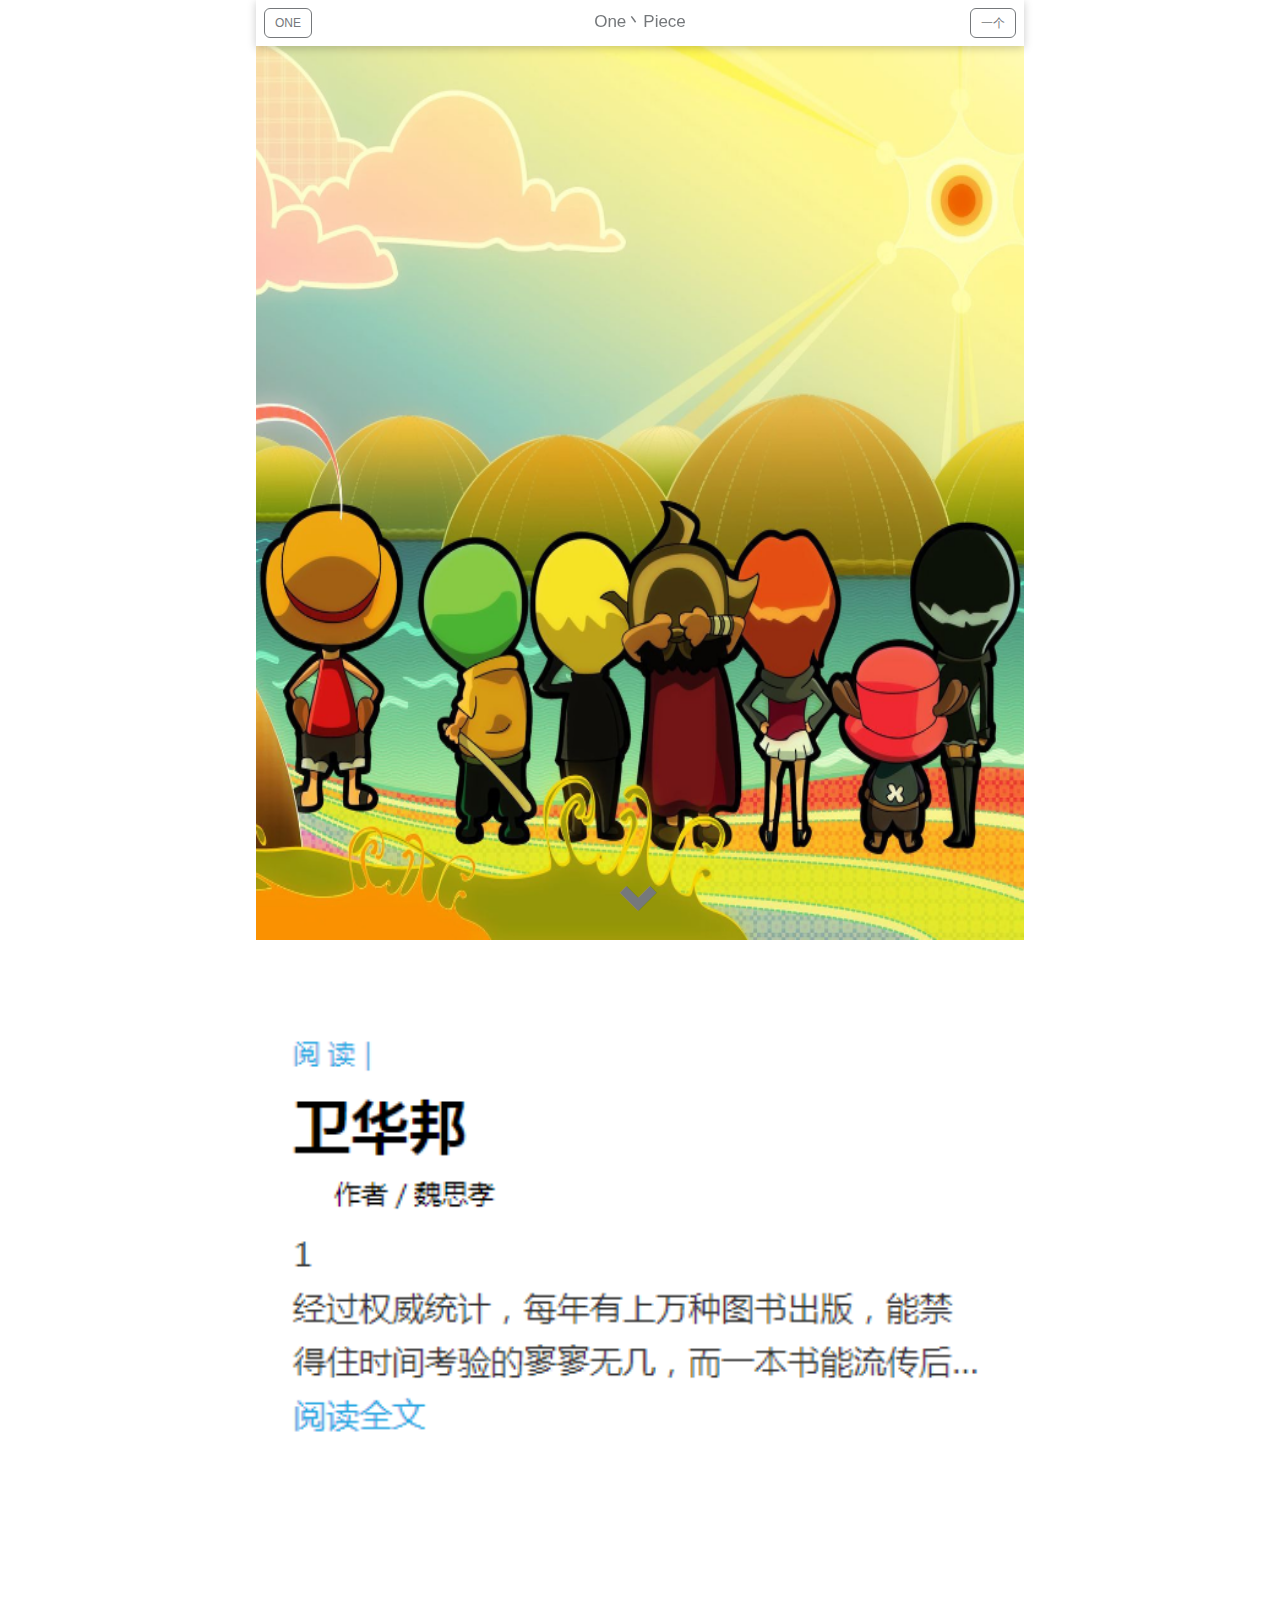
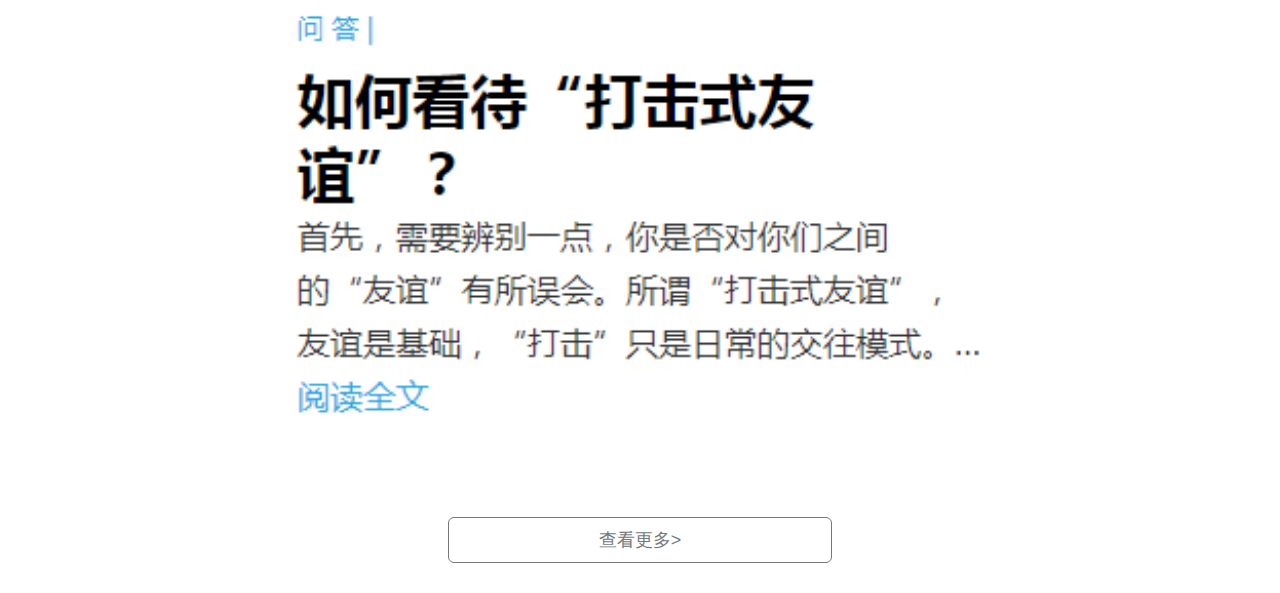
<file: wagqiangang_one/index.html>
<!DOCTYPE html>
<html lang="en">

<head>
    <meta charset="UTF-8">
    <meta name="viewport" content="width=device-width, initial-scale=1, maximum-scale=1, user-scalable=no">
    <meta http-equiv="X-UA-Compatible" content="ie=edge">
    <link rel="stylesheet" href="dist/css/bootstrap.min.css">
    <title>「ONE · 一个」</title>
    <style>
        body {
            min-width: 320px;
            max-width: 768px;
            overflow-x: hidden;
            margin: 0 auto;
        }
        
        .btn-defailt {
            background: #fff;
            color: #75787B;
            border: 1px solid #75787B;
            border-radius: 6px;
            margin-bottom: 8px;
            margin-left: 8px;
            margin-top: 8px;
            margin-right: 8px;
        }
        
        .navbar-fixed-top {
            min-width: 320px;
            max-width: 768px;
            margin: 0 auto;
            box-shadow: 0 2px 8px rgba(50, 50, 50, 0.25);
            background: #fff;
        }
        
        #navtext {
            width: 100%;
            display: block;
            position: absolute;
            margin: 0 auto;
            top: 10px;
            font-size: 1.7rem;
            text-align: center;
            color: #75787B;
        }
        
        .meitxt {
            min-width: 320px;
            max-width: 768px;
            position: absolute;
            z-index: 2;
            width: 100%;
            height: 35%;
            top: 70%;
            overflow: hidden;
            box-sizing: border-box;
            padding-left: 8%;
            padding-right: 8%;
            color: #fff;
            overflow: hidden;
        }
        
        .duanluo {
            width: 100%;
            height: 50px;
            line-height: 2rem;
            overflow: hidden;
            text-overflow: ellipsis;
            display: -webkit-box;
            -webkit-line-clamp: 2;
            -webkit-box-orient: vertical;
        }
        
        .pic1 {
            margin-top: 4rem;
            width: 100%;
        }
        
        .pic2 {
            width: 100%;
            height: 100%;
        }
        
        .lookmore {
            margin: 0;
            margin-bottom: 30px;
            outline: none;
        }
        
        .xiala {
            width: 10%;
            height: 4rem;
            text-align: center;
            position: relative;
            margin: 0 auto;
            left: 45%;
            top: -6rem;
            line-height: 4rem;
            font-size: 40px;
            animation: hua 0.5s linear 0s infinite alternate forwards;
            z-index: 10;
            color: #75787B;
        }
        
        @-webkit-keyframes hua {
            0% {
                top: -6rem;
            }
            100% {
                top: -5rem;
            }
        }
    </style>
</head>
<div class="container-fluid">
    <div class=" nav navbar-fixed-top">
        <input class="btn btn-defailt btn-sm" type="button" name="" value="ONE">
        <span id="navtext">One丶Piece</span>
        <input class="btn btn-defailt pull-right btn-sm" type="button" name="" value="一个">
    </div>
    <div class="row">
        <img class="img-responsive center-block pic1" src="img/onepic.png" alt="One">
        <div class="meitxt">
            <p class="shijian h1"></p>
            <p class="banben h3"></p>
            <div class="duanluo h4"></div>
        </div>
        <div class="xiala glyphicon glyphicon-chevron-down"></div>
        <img src="img/indexpic.png" alt="one" class="img-responsive center-block pic2">
        <img src="img/indexpic2.png" alt="one" class="img-responsive center-block pic2">
        <div style="width:50%;margin:0 auto;">
            <a href="one.html"><input class="btn btn-defailt btn-lg lookmore btn-block" type="button" value="查看更多>"></a>
        </div>
    </div>
</div>

<body>

</body>
<script src="./dist/jquery.js"></script>
<script src="dist/js/bootstrap.min.js"></script>
<script>
    $(".pic1").height($(window).height());
    $(window).scroll(function() {
        var foot = $(window).scrollTop();
        $(".xiala").click(function() {
            $(window).scrollTop($(window).height() + foot);
        })
    })
    var obj0;

    function riqi() {
        $.ajax({
            type: "get",
            url: "http://v3.wufazhuce.com:8000/api/onelist/idlist",
            dataType: "json",
            success: function(data) {
                var obj = data.data;
                obj0 = obj[0];
                addItems();
            }
        })
    };
    riqi();

    function addItems() {
        $.ajax({
            type: "get",
            url: "http://v3.wufazhuce.com:8000/api/onelist/" + obj0 + "/0",
            dataType: "json",
            success: function(data) {
                var objar = data.data;
                var objer = data.data.content_list;
                $(".shijian").text(objar.weather.date);
                $(".banben").text(objer[0].volume);
                $(".duanluo").text(objer[0].forward);
            }
        })
    }
</script>

</html>
</file>
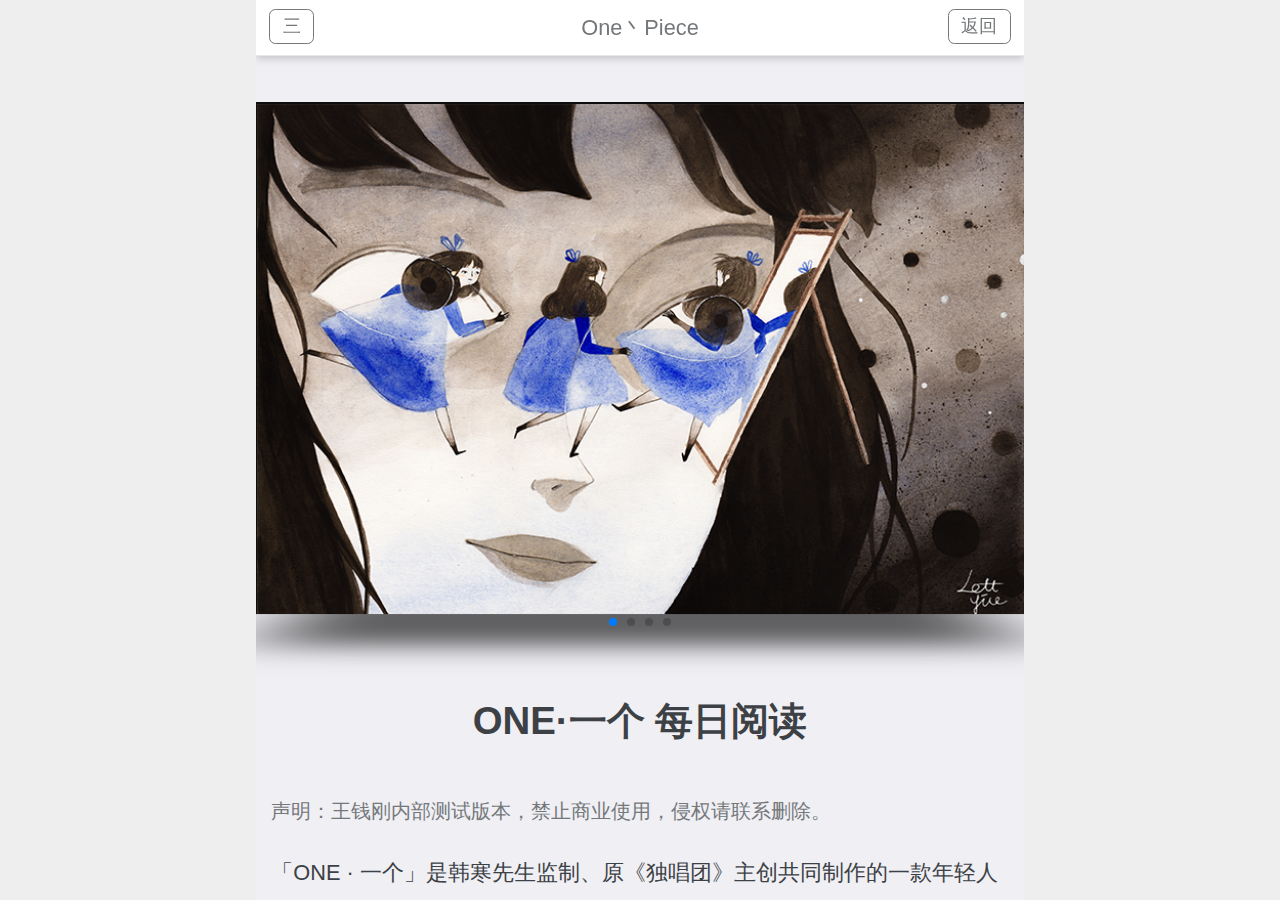
<file: wagqiangang_one/about.html>
<!DOCTYPE html>
<html>

<head>
    <meta charset="utf-8">
    <meta http-equiv="X-UA-Compatible" content="IE=edge">
    <title>关于·「ONE · 一个」</title>
    <meta name="viewport" content="initial-scale=1, maximum-scale=1">
    <link rel="shortcut icon" type="image/x-icon" href="http://image.wufazhuce.com/favicon.ico">
    <meta name="apple-mobile-web-app-capable" content="yes">
    <meta name="apple-mobile-web-app-status-bar-style" content="black">

    <link rel="stylesheet" href="./sui/sm.min.css">
    <link rel="stylesheet" href="./sui/extend.min.css">
    <link rel="stylesheet" href="swiper/css/swiper.min.css">
    <style>
        * {
            margin: 0;
            padding: 0;
            list-style: none;
        }
        
        body {
            min-width: 320px;
            max-width: 768px;
            overflow: hidden;
            margin: 0 auto;
        }
        
        .page-group {
            overflow: hidden;
        }
        
        #onenav {
            background-color: #fff;
            border: none;
            box-shadow: 0px 2px 8px 0px rgba(50, 50, 50, 0.25);
        }
        
        .navbtn {
            border: 1px solid #75787B;
            color: #75787B;
        }
        
        #panel-js-demo {
            width: 50%;
            background: #fff;
            box-shadow: 2px 0px 8px 0px rgba(50, 50, 50, 0.25);
        }
        
        .liebiaonav ul li {
            text-align: center;
            line-height: 50px;
        }
        
        .liebiaonav ul li {
            color: #75787B;
        }
        
        .liebiaonav ul li:hover {
            background: skyblue;
            color: #fff;
        }
        
        .list-block {
            margin: 0 0;
            font-size: .85rem;
        }
        
        .xinxi {
            width: 100%;
            text-align: center;
            color: #666666;
        }
        
        .facebook-card .card-footer {
            background: #fff;
            color: #666666;
        }
        
        .mokuai {
            margin-bottom: 16px;
            box-shadow: 0px 2px 8px 0px rgba(50, 50, 50, 0.25);
        }
        
        .list-block ul {
            background: #F6F6F6;
        }
        
        .swiper-container {
            width: 100%;
            margin-top: 6%;
            z-index: 10;
        }
        
        .swiper-container img {
            width: 100%;
        }
        
        .aboutheadr {
            width: 100%;
            text-align: center;
            margin-top: 6%;
            margin-bottom: 6%;
            font-size: 1.5rem;
            font-weight: bolder;
        }
        
        .abouttxt {
            width: 96%;
            margin-left: 2%;
            line-height: 2rem;
        }
    </style>
</head>

<body>
    <div class="page-group">
        <div class="page page-current">
            <header id="onenav" class="bar bar-nav">
                <button class="button pull-left my-btn navbtn" data-panel='#panel-left-demo'>
                三
                </button>
                <button class="button pull-right navbtn " onclick="backgo()">
                    返回
                </button>
                <h1 class="title" style=" color: #75787B;">One丶Piece</h1>
            </header>
            <div class="panel-overlay"></div>
            <div class="panel panel-left panel-cover theme-dark" id='panel-js-demo'>
                <div class="content-block liebiaonav">
                    <ul>
                        <a href="one.html">
                            <li class="leftnav">简信</li>
                        </a>
                        <a href="read.html">
                            <li class="leftnav">阅读</li>
                        </a>
                        <a href="music.html">
                            <li class="leftnav">音乐</li>
                        </a>
                        <a href="movie.html">
                            <li class="leftnav">影视</li>
                        </a>
                        <a href="about.html">
                            <li class="leftnav" style="color:#fff;background: skyblue;">关于</li>
                        </a>
                        <a href="#" class="close-panel">
                            <li style="color:#ccc">关闭</li>
                        </a>
                    </ul>
                </div>
            </div>
            <div class="content">
                <div class="swiper-container">
                    <div class="swiper-wrapper">
                        <div class="swiper-slide"><img src="img/lunpic1.png" alt=""></div>
                        <div class="swiper-slide"><img src="img/lunpic2.png" alt=""></div>
                        <div class="swiper-slide"><img src="img/lunpic3.png" alt=""></div>
                        <div class="swiper-slide"><img src="img/lunpic4.png" alt=""></div>
                    </div>
                    <!-- 如果需要分页器 -->
                    <div class="swiper-pagination"></div>
                </div>
                <div class="aboutheadr">ONE·一个 每日阅读 </div>
                <p style="font-size:0.8rem;color:#75787B;padding-left: 2%;padding-right: 2%;">声明：王钱刚内部测试版本，禁止商业使用，侵权请联系删除。</p>
                <div class="abouttxt">
                    「ONE · 一个」是韩寒先生监制、原《独唱团》主创共同制作的一款年轻人文艺阅读应用，于2012年10月8日上线，当日就获得了APP STORE总榜第一名。 至今已获得了近三千万用户，并维持每天近两百万的活跃独立访问，每一期内容分享逾万次，总阅读量十亿以上。 目前「ONE · 一个」已更新至4.0版本，集合阅读、音乐、电影内容，不仅是流行的新媒体阅读产品，也是极具价值的故事IP发表平台和储备库。 ONE·一个APP、网站内所有内容版权均属ONE·一个公司所有，受各国版权法及国际版权公约的保护。任何媒体、网站或个人未经本公司书面协议授权不得转载、链接、转贴或以其他方式复制发布、发表ONE·一个APP、网站内的内容。
                    对于上述版权内容，超越合理使用范畴、并未经本公司书面许可的使用行为，我公司均保留追究法律责任的权利。
                </div>

            </div>
        </div>
    </div>
    <script src="./sui/zepto.min.js"></script>
    <script src="./sui/sm.min.js"></script>
    <script src="./sui/extend.min.js"></script>
    <script src="swiper/js/swiper.min.js"></script>
    <script>
        var mySwiper3 = new Swiper('.swiper-container', {
            effect: 'cube',
            cube: {
                slideShadows: true,
                shadow: true,
                shadowOffset: 30,
                shadowScale: 1,
            },
            loop: true,
            loopAdditionalSlides: 1,
            pagination: '.swiper-pagination',
            autoplay: 2000,
            autoplayDisableOnInteraction: false,

        })
    </script>
</body>
<script>
    function backgo() {
        window.history.go(-1);
    }
    $(document).on("click", ".my-btn", function() {
        $.openPanel("#panel-js-demo");
    });
</script>


</html>
</file>
<file: wagqiangang_one/sui/extend.min.css>
/*!
 * =====================================================
 * SUI Mobile - http://m.sui.taobao.org/
 *
 * =====================================================
 */

.photo-browser {
    position: absolute;
    left: 0;
    top: 0;
    width: 100%;
    height: 100%;
    z-index: 10500
}

.photo-browser .bar-tab .tab-item .icon {
    width: .7rem;
    height: .7rem;
    margin-top: -.25rem
}

.photo-browser .bar-tab~.photo-browser-captions {
    bottom: 2.6rem;
    -webkit-transform: translate3d(0, 0, 0);
    transform: translate3d(0, 0, 0)
}

.photo-browser.photo-browser-in {
    display: block;
    -webkit-animation: photoBrowserIn .4s forwards;
    animation: photoBrowserIn .4s forwards
}

.photo-browser.photo-browser-out {
    display: block;
    -webkit-animation: photoBrowserOut .4s forwards;
    animation: photoBrowserOut .4s forwards
}

html.with-statusbar-overlay .photo-browser {
    height: -webkit-calc(100% - 1rem);
    height: calc(100% - 1rem);
    top: 1rem
}

.popup>.photo-browser .navbar,
.popup>.photo-browser .toolbar,
body>.photo-browser .navbar,
body>.photo-browser .toolbar {
    -webkit-transform: translate3d(0, 0, 0);
    transform: translate3d(0, 0, 0)
}

.photo-browser .page[data-page=photo-browser-slides] {
    background: 0 0
}

.photo-browser .page {
    box-sizing: border-box;
    position: absolute;
    left: 0;
    top: 0;
    width: 100%;
    height: 100%;
    background: #efeff4
}

.photo-browser .view {
    overflow: hidden;
    box-sizing: border-box;
    position: relative;
    width: 100%;
    height: 100%;
    z-index: 5000
}

.page[data-page=photo-browser-slides] .toolbar a {
    color: #4cd964
}

.photo-browser-popup {
    background: 0 0
}

.photo-browser .navbar,
.photo-browser .toolbar,
.view[data-page=photo-browser-slides] .navbar,
.view[data-page=photo-browser-slides] .toolbar {
    background: rgba(247, 247, 247, .95);
    -webkit-transition: .4s;
    transition: .4s
}

.view[data-page=photo-browser-slides] .page[data-page=photo-browser-slides] .navbar,
.view[data-page=photo-browser-slides] .page[data-page=photo-browser-slides] .toolbar {
    -webkit-transform: translate3d(0, 0, 0);
    transform: translate3d(0, 0, 0)
}

.photo-browser-exposed .navbar,
.photo-browser-exposed .toolbar {
    opacity: 0;
    visibility: hidden;
    pointer-events: none
}

.photo-browser-exposed .photo-browser-swiper-container {
    background: #000
}

.photo-browser-of {
    margin: 0 .25rem
}

.photo-browser-captions {
    pointer-events: none;
    position: absolute;
    left: 0;
    width: 100%;
    bottom: 0;
    z-index: 10;
    opacity: 1;
    -webkit-transition: .4s;
    transition: .4s
}

.photo-browser-captions.photo-browser-captions-exposed {
    opacity: 0
}

.toolbar~.photo-browser-captions {
    bottom: 2.2rem;
    -webkit-transform: translate3d(0, 0, 0);
    transform: translate3d(0, 0, 0)
}

.photo-browser-exposed .toolbar~.photo-browser-captions {
    -webkit-transform: translate3d(0, 2.2rem, 0);
    transform: translate3d(0, 2.2rem, 0)
}

.toolbar~.photo-browser-captions.photo-browser-captions-exposed {
    transformt: ranslate3d(0, 0, 0)
}

.photo-browser-caption {
    box-sizing: border-box;
    -webkit-transition: .3s;
    transition: .3s;
    position: absolute;
    bottom: 0;
    left: 0;
    opacity: 0;
    padding: .2rem .25rem;
    width: 100%;
    text-align: center;
    color: #fff;
    background: rgba(0, 0, 0, .8)
}

.photo-browser-caption:empty {
    display: none
}

.photo-browser-caption.photo-browser-caption-active {
    opacity: 1
}

.photo-browser-captions-light .photo-browser-caption {
    background: rgba(255, 255, 255, .8);
    color: #3d4145
}

.photo-browser-exposed .photo-browser-caption {
    color: #fff;
    background: rgba(0, 0, 0, .8)
}

.photo-browser-swiper-container {
    position: absolute;
    left: 0;
    top: 0;
    width: 100%;
    height: 100%;
    overflow: hidden;
    background: #fff;
    -webkit-transition: .4s;
    transition: .4s
}

.photo-browser-swiper-wrapper {
    position: absolute;
    left: 0;
    top: 0;
    width: 100%;
    height: 100%;
    padding: 0;
    display: -webkit-box;
    display: -webkit-flex;
    display: flex
}

.photo-browser-link-inactive {
    opacity: .3
}

.photo-browser-slide {
    width: 100%;
    height: 100%;
    position: relative;
    overflow: hidden;
    display: -webkit-box;
    display: -webkit-flex;
    display: flex;
    -webkit-box-pack: center;
    -webkit-justify-content: center;
    justify-content: center;
    -webkit-box-align: center;
    -webkit-align-items: center;
    align-items: center;
    -webkit-flex-shrink: 0;
    flex-shrink: 0;
    box-sizing: border-box
}

.photo-browser-slide.transitioning {
    -webkit-transition: .4s;
    transition: .4s
}

.photo-browser-slide span.photo-browser-zoom-container {
    width: 100%;
    text-align: center;
    display: none
}

.photo-browser-slide img {
    width: auto;
    height: auto;
    max-width: 100%;
    max-height: 100%;
    display: none
}

.photo-browser-slide.swiper-slide-active span.photo-browser-zoom-container,
.photo-browser-slide.swiper-slide-next span.photo-browser-zoom-container,
.photo-browser-slide.swiper-slide-prev span.photo-browser-zoom-container {
    display: block
}

.photo-browser-slide.swiper-slide-active img,
.photo-browser-slide.swiper-slide-next img,
.photo-browser-slide.swiper-slide-prev img {
    display: inline
}

.photo-browser-slide.swiper-slide-active.photo-browser-slide-lazy .preloader,
.photo-browser-slide.swiper-slide-next.photo-browser-slide-lazy .preloader,
.photo-browser-slide.swiper-slide-prev.photo-browser-slide-lazy .preloader {
    display: block
}

.photo-browser-slide iframe {
    width: 100%;
    height: 100%
}

.photo-browser-slide .preloader {
    display: none;
    position: absolute;
    width: 2.1rem;
    height: 2.1rem;
    margin-left: -2.1rem;
    margin-top: -2.1rem;
    left: 50%;
    top: 50%
}

.photo-browser-dark .navbar,
.photo-browser-dark .toolbar {
    background: rgba(30, 30, 30, .8);
    color: #fff
}

.photo-browser-dark .navbar:before,
.photo-browser-dark .toolbar:before {
    display: none
}

.photo-browser-dark .navbar:after,
.photo-browser-dark .toolbar:after {
    display: none
}

.photo-browser-dark .navbar a,
.photo-browser-dark .toolbar a {
    color: #fff
}

.photo-browser-dark .photo-browser-swiper-container {
    background: #000
}

@-webkit-keyframes photoBrowserIn {
    0% {
        -webkit-transform: translate3d(0, 0, 0) scale(.5);
        transform: translate3d(0, 0, 0) scale(.5);
        opacity: 0
    }
    100% {
        -webkit-transform: translate3d(0, 0, 0) scale(1);
        transform: translate3d(0, 0, 0) scale(1);
        opacity: 1
    }
}

@keyframes photoBrowserIn {
    0% {
        -webkit-transform: translate3d(0, 0, 0) scale(.5);
        transform: translate3d(0, 0, 0) scale(.5);
        opacity: 0
    }
    100% {
        -webkit-transform: translate3d(0, 0, 0) scale(1);
        transform: translate3d(0, 0, 0) scale(1);
        opacity: 1
    }
}

@-webkit-keyframes photoBrowserOut {
    0% {
        -webkit-transform: translate3d(0, 0, 0) scale(1);
        transform: translate3d(0, 0, 0) scale(1);
        opacity: 1
    }
    100% {
        -webkit-transform: translate3d(0, 0, 0) scale(.5);
        transform: translate3d(0, 0, 0) scale(.5);
        opacity: 0
    }
}

@keyframes photoBrowserOut {
    0% {
        -webkit-transform: translate3d(0, 0, 0) scale(1);
        transform: translate3d(0, 0, 0) scale(1);
        opacity: 1
    }
    100% {
        -webkit-transform: translate3d(0, 0, 0) scale(.5);
        transform: translate3d(0, 0, 0) scale(.5);
        opacity: 0
    }
}

.swiper-container {
    margin: 0 auto;
    position: relative;
    overflow: hidden;
    padding-bottom: 30px;
    z-index: 1
}

.swiper-container-no-flexbox .swiper-slide {
    float: left
}

.swiper-container-vertical>.swiper-wrapper {
    -webkit-box-orient: vertical;
    -webkit-flex-direction: column;
    flex-direction: column
}

.swiper-wrapper {
    position: relative;
    width: 100%;
    height: 100%;
    z-index: 1;
    display: -webkit-box;
    display: -webkit-flex;
    display: flex;
    -webkit-transform-style: preserve-3d;
    -ms-transform-style: preserve-3d;
    transform-style: preserve-3d;
    -webkit-transition-property: -webkit-transform;
    transition-property: transform;
    box-sizing: content-box
}

.swiper-container-android .swiper-slide,
.swiper-wrapper {
    -webkit-transform: translate3d(0, 0, 0);
    transform: translate3d(0, 0, 0)
}

.swiper-container-multirow>.swiper-wrapper {
    -webkit-box-lines: multiple;
    -webkit-flex-wrap: wrap;
    flex-wrap: wrap
}

.swiper-container-free-mode>.swiper-wrapper {
    -webkit-transition-timing-function: ease-out;
    transition-timing-function: ease-out;
    margin: 0 auto
}

.swiper-slide {
    -webkit-transform-style: preserve-3d;
    -ms-transform-style: preserve-3d;
    transform-style: preserve-3d;
    -webkit-flex-shrink: 0;
    flex-shrink: 0;
    width: 100%;
    height: 100%;
    position: relative
}

.swiper-container .swiper-notification {
    position: absolute;
    left: 0;
    top: 0;
    pointer-events: none;
    opacity: 0;
    z-index: -1000
}

.swiper-wp8-horizontal {
    touch-action: pan-y
}

.swiper-wp8-vertical {
    touch-action: pan-x
}

.swiper-button-next,
.swiper-button-prev {
    position: absolute;
    top: 50%;
    width: 1.35rem;
    height: 2.2rem;
    margin-top: -1.1rem;
    z-index: 10;
    cursor: pointer;
    background-size: 1.35rem 2.2rem;
    background-position: center;
    background-repeat: no-repeat
}

.swiper-button-next.swiper-button-disabled,
.swiper-button-prev.swiper-button-disabled {
    opacity: .35;
    cursor: auto;
    pointer-events: none
}

.swiper-button-prev,
.swiper-container-rtl .swiper-button-next {
    background-image: url("data:image/svg+xml;charset=utf-8,%3Csvg%20xmlns%3D'http%3A%2F%2Fwww.w3.org%2F2000%2Fsvg'%20viewBox%3D'0%200%2027%2044'%3E%3Cpath%20d%3D'M0%2C22L22%2C0l2.1%2C2.1L4.2%2C22l19.9%2C19.9L22%2C44L0%2C22L0%2C22L0%2C22z'%20fill%3D'%23007aff'%2F%3E%3C%2Fsvg%3E");
    left: .5rem;
    right: auto
}

.swiper-button-next,
.swiper-container-rtl .swiper-button-prev {
    background-image: url("data:image/svg+xml;charset=utf-8,%3Csvg%20xmlns%3D'http%3A%2F%2Fwww.w3.org%2F2000%2Fsvg'%20viewBox%3D'0%200%2027%2044'%3E%3Cpath%20d%3D'M27%2C22L27%2C22L5%2C44l-2.1-2.1L22.8%2C22L2.9%2C2.1L5%2C0L27%2C22L27%2C22z'%20fill%3D'%23007aff'%2F%3E%3C%2Fsvg%3E");
    right: .5rem;
    left: auto
}

.swiper-pagination {
    position: absolute;
    text-align: center;
    -webkit-transition: .3s;
    transition: .3s;
    -webkit-transform: translate3d(0, 0, 0);
    transform: translate3d(0, 0, 0);
    z-index: 10
}

.swiper-pagination.swiper-pagination-hidden {
    opacity: 0
}

.swiper-pagination-bullet {
    width: .4rem;
    height: .4rem;
    display: inline-block;
    border-radius: 100%;
    background: #000;
    opacity: .2
}

.swiper-pagination-bullet-active {
    opacity: 1;
    background: #007aff
}

.swiper-container-vertical>.swiper-pagination {
    right: .5rem;
    top: 50%;
    -webkit-transform: translate3d(0, -50%, 0);
    transform: translate3d(0, -50%, 0)
}

.swiper-container-vertical>.swiper-pagination .swiper-pagination-bullet {
    margin: .25rem 0;
    display: block
}

.swiper-container-horizontal>.swiper-pagination {
    bottom: .5rem;
    left: 0;
    width: 100%
}

.swiper-container-horizontal>.swiper-pagination .swiper-pagination-bullet {
    margin: 0 .25rem
}

.swiper-container-3d {
    -webkit-perspective: 600rem;
    perspective: 600rem
}

.swiper-container-3d .swiper-cube-shadow,
.swiper-container-3d .swiper-slide,
.swiper-container-3d .swiper-slide-shadow-bottom,
.swiper-container-3d .swiper-slide-shadow-left,
.swiper-container-3d .swiper-slide-shadow-right,
.swiper-container-3d .swiper-slide-shadow-top,
.swiper-container-3d .swiper-wrapper {
    -webkit-transform-style: preserve-3d;
    -ms-transform-style: preserve-3d;
    transform-style: preserve-3d
}

.swiper-container-3d .swiper-slide-shadow-bottom,
.swiper-container-3d .swiper-slide-shadow-left,
.swiper-container-3d .swiper-slide-shadow-right,
.swiper-container-3d .swiper-slide-shadow-top {
    position: absolute;
    left: 0;
    top: 0;
    width: 100%;
    height: 100%;
    pointer-events: none;
    z-index: 10
}

.swiper-container-3d .swiper-slide-shadow-left {
    background-image: -webkit-linear-gradient(right, rgba(0, 0, 0, .5), rgba(0, 0, 0, 0));
    background-image: linear-gradient(to left, rgba(0, 0, 0, .5), rgba(0, 0, 0, 0))
}

.swiper-container-3d .swiper-slide-shadow-right {
    background-image: -webkit-linear-gradient(left, rgba(0, 0, 0, .5), rgba(0, 0, 0, 0));
    background-image: linear-gradient(to right, rgba(0, 0, 0, .5), rgba(0, 0, 0, 0))
}

.swiper-container-3d .swiper-slide-shadow-top {
    background-image: -webkit-linear-gradient(bottom, rgba(0, 0, 0, .5), rgba(0, 0, 0, 0));
    background-image: linear-gradient(to top, rgba(0, 0, 0, .5), rgba(0, 0, 0, 0))
}

.swiper-container-3d .swiper-slide-shadow-bottom {
    background-image: -webkit-linear-gradient(top, rgba(0, 0, 0, .5), rgba(0, 0, 0, 0));
    background-image: linear-gradient(to bottom, rgba(0, 0, 0, .5), rgba(0, 0, 0, 0))
}

.swiper-container-coverflow .swiper-wrapper {
    -ms-perspective: 600rem
}

.swiper-container-fade.swiper-container-free-mode .swiper-slide {
    -webkit-transition-timing-function: ease-out;
    transition-timing-function: ease-out
}

.swiper-container-fade .swiper-slide {
    pointer-events: none
}

.swiper-container-fade .swiper-slide-active {
    pointer-events: auto
}

.swiper-container-cube {
    overflow: visible
}

.swiper-container-cube .swiper-slide {
    pointer-events: none;
    visibility: hidden;
    -webkit-transform-origin: 0 0;
    transform-origin: 0 0;
    -webkit-backface-visibility: hidden;
    backface-visibility: hidden;
    width: 100%;
    height: 100%
}

.swiper-container-cube.swiper-container-rtl .swiper-slide {
    -webkit-transform-origin: 100% 0;
    transform-origin: 100% 0
}

.swiper-container-cube .swiper-slide-active,
.swiper-container-cube .swiper-slide-next,
.swiper-container-cube .swiper-slide-next+.swiper-slide,
.swiper-container-cube .swiper-slide-prev {
    pointer-events: auto;
    visibility: visible
}

.swiper-container-cube .swiper-cube-shadow {
    position: absolute;
    left: 0;
    bottom: 0;
    width: 100%;
    height: 100%;
    background: #000;
    opacity: .6;
    -webkit-filter: blur(2.5rem);
    filter: blur(2.5rem)
}

.swiper-container-cube.swiper-container-vertical .swiper-cube-shadow {
    z-index: 0
}

.swiper-scrollbar {
    border-radius: .5rem;
    position: relative;
    -ms-touch-action: none;
    background: rgba(0, 0, 0, .1)
}

.swiper-container-horizontal>.swiper-scrollbar {
    position: absolute;
    left: 1%;
    bottom: .15rem;
    z-index: 50;
    height: .25rem;
    width: 98%
}

.swiper-container-vertical>.swiper-scrollbar {
    position: absolute;
    right: .15rem;
    top: 1%;
    z-index: 50;
    width: .25rem;
    height: 98%
}

.swiper-scrollbar-drag {
    height: 100%;
    width: 100%;
    position: relative;
    background: rgba(0, 0, 0, .5);
    border-radius: .5rem;
    left: 0;
    top: 0
}

.swiper-scrollbar-cursor-drag {
    cursor: move
}

.swiper-slide .preloader {
    width: 2.1rem;
    height: 2.1rem;
    position: absolute;
    left: 50%;
    top: 50%;
    margin-left: -1.05rem;
    margin-top: -1.05rem;
    z-index: 10
}

.swiper-slide img {
    display: block
}
</file>
